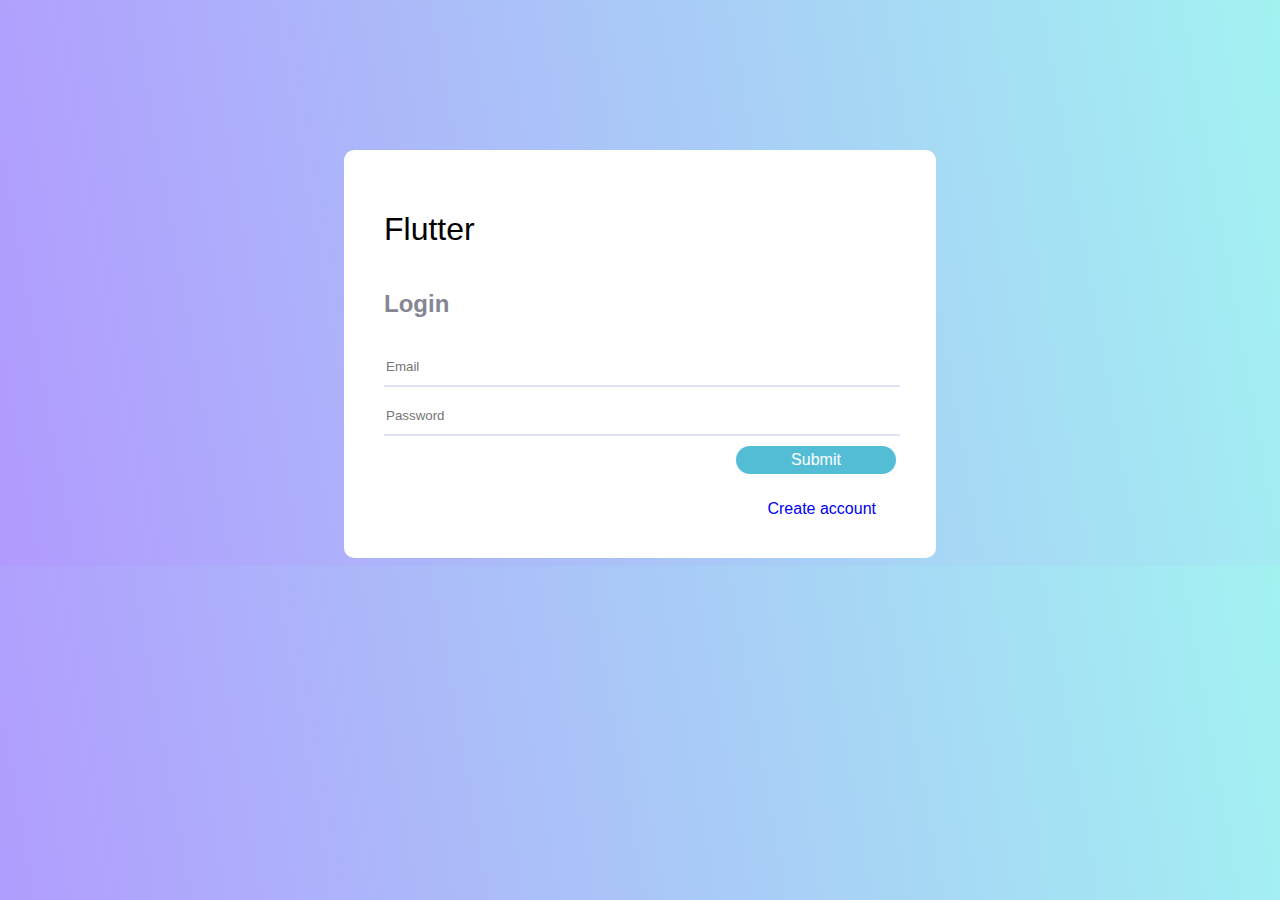
<file: Homework1/src/index.html>
<!DOCTYPE html>
<html lang="en">
<head>
    <meta charset="UTF-8">
    <title>Login</title>

    <link rel="stylesheet" href="style1-2.css" >
</head>
<body>
<div class="content">
<div class="login-form">
    <h1 class="h1">Flutter</h1>
    <h2 class="h2">Login</h2>
    <div class="form-group">
        <input placeholder="Email" required="required" class="form-control"/>
    </div>
    <div class="form-group">
        <input placeholder="Password" id="password" type="password" required="required" class="form-control"/>
        <button type="submit"  class="btn">Submit</button><br><br><br>
        <a href="index2.html" class="create-account">Create account</a>
    </div>
</div>
</div>
</body>
</html>
</file>
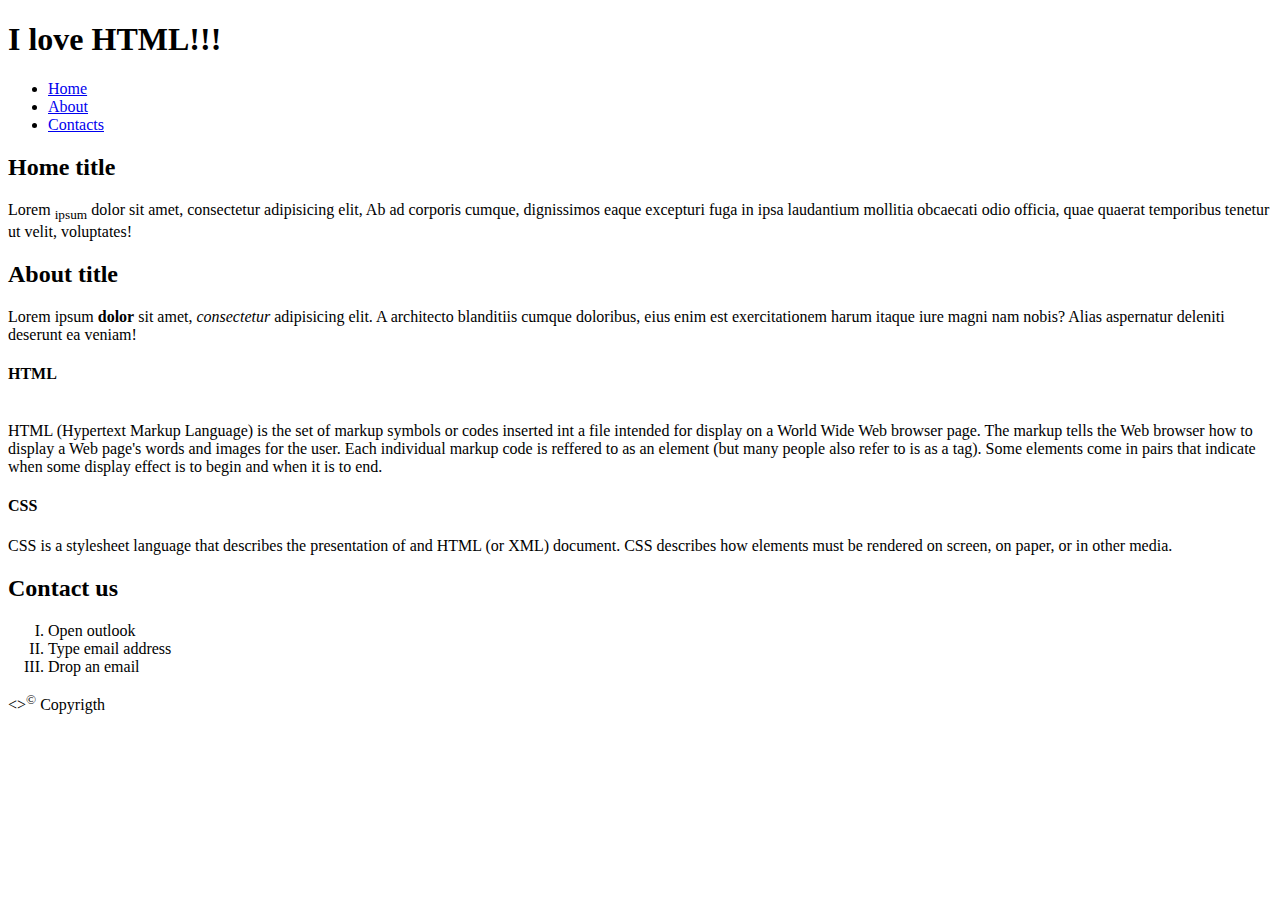
<file: Exercises1/Exercise1.html>
<!DOCTYPE html>
<html lang="en">
<head>
    <meta charset="UTF-8">
    <title>I love HTML!!!</title>
</head>
<body>
<section>
    <h1>I love HTML!!!</h1>
    <nav>
        <ul>
            <li><a href="url">Home</a></li>
            <li><a href="url">About</a></li>
            <li><a href="url">Contacts</a></li>
        </ul>
    </nav>
    <div>
        <h2>Home title</h2>
        <p>Lorem <sub>ipsum</sub> dolor sit amet, consectetur adipisicing elit, Ab ad corporis cumque, dignissimos eaque excepturi fuga in ipsa laudantium mollitia obcaecati odio officia, quae quaerat temporibus tenetur ut velit, voluptates!</p>
    </div>

    <div>
        <h2>About title</h2>
        <p> Lorem ipsum <strong>dolor</strong> sit amet, <i>consectetur</i> adipisicing elit. A architecto blanditiis cumque doloribus, eius enim est exercitationem harum itaque iure magni nam nobis? Alias aspernatur deleniti deserunt ea veniam!</p>
    </div>

    <div>
        <h4>HTML</h4>
        <p> <br>HTML (Hypertext Markup Language) is the set of markup symbols or codes inserted int a file intended for display on a World Wide Web browser page. The markup tells the Web browser how to display a Web page's words and
            images for the user. Each individual markup code is reffered to as an element (but many people also refer to is as a tag). Some elements come in pairs that indicate when some display effect is to begin and when it is to end.</br></p>
    </div>

    <div>
        <h4>CSS</h4>
        <p> CSS is a stylesheet language that describes the presentation of and HTML (or XML) document. CSS describes how elements must be rendered on screen, on paper, or in other media.</p>
    </div>

    <div>
        <h2>Contact us</h2>
        <ol type="I">
            <li>Open outlook</li>
            <li>Type email address</li>
            <li>Drop an email</li>
        </ol>
    </div>
    <footer>
        <p><><sup>&copy</sup> Copyrigth</p>
    </footer>


</section>
</body>
</html>
</file>
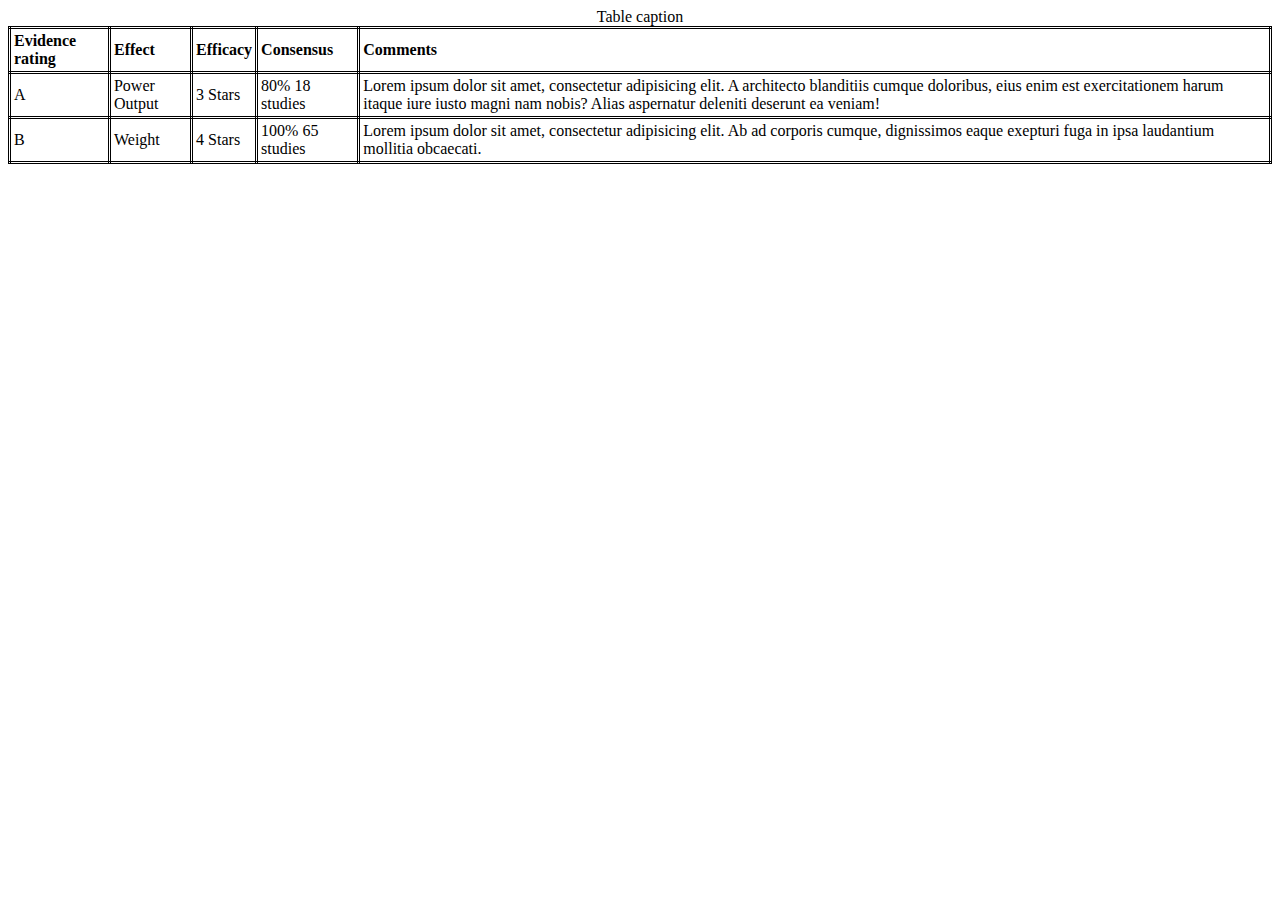
<file: Exercises1/Exercise2.html>
<!DOCTYPE html>
<html lang="en">
<head>
    <meta charset="UTF-8">
    <title>Table</title>
</head>
<body>
<style>
    table,th,td {
        border: double black;
        border-collapse: collapse;

    }
    th, td {
        padding: 3px;
        text-align: left;
    }
</style>

<table>
    <caption>Table caption</caption>

    <thead>
    <th>Evidence rating</th>
    <th>Effect</th>
    <th>Efficacy</th>
    <th>Consensus</th>
    <th>Comments</th>
    </thead>

    <tbody>
    <tr>
        <td>A</td>
        <td>Power Output</td>
        <td>3 Stars</td>
        <td>80% 18 studies</td>
        <td>Lorem ipsum dolor sit amet, consectetur adipisicing elit. A architecto blanditiis cumque doloribus, eius enim est exercitationem harum itaque iure iusto magni nam nobis? Alias aspernatur deleniti deserunt ea veniam!</td>
    </tr>

    <tr>
        <td>B</td>
        <td>Weight</td>
        <td>4 Stars</td>
        <td>100% 65 studies</td>
        <td>Lorem ipsum dolor sit amet, consectetur adipisicing elit. Ab ad corporis cumque, dignissimos eaque exepturi fuga in ipsa laudantium mollitia obcaecati.</td>
    </tr>
    </tbody>
</table>

</body>
</html>
</file>
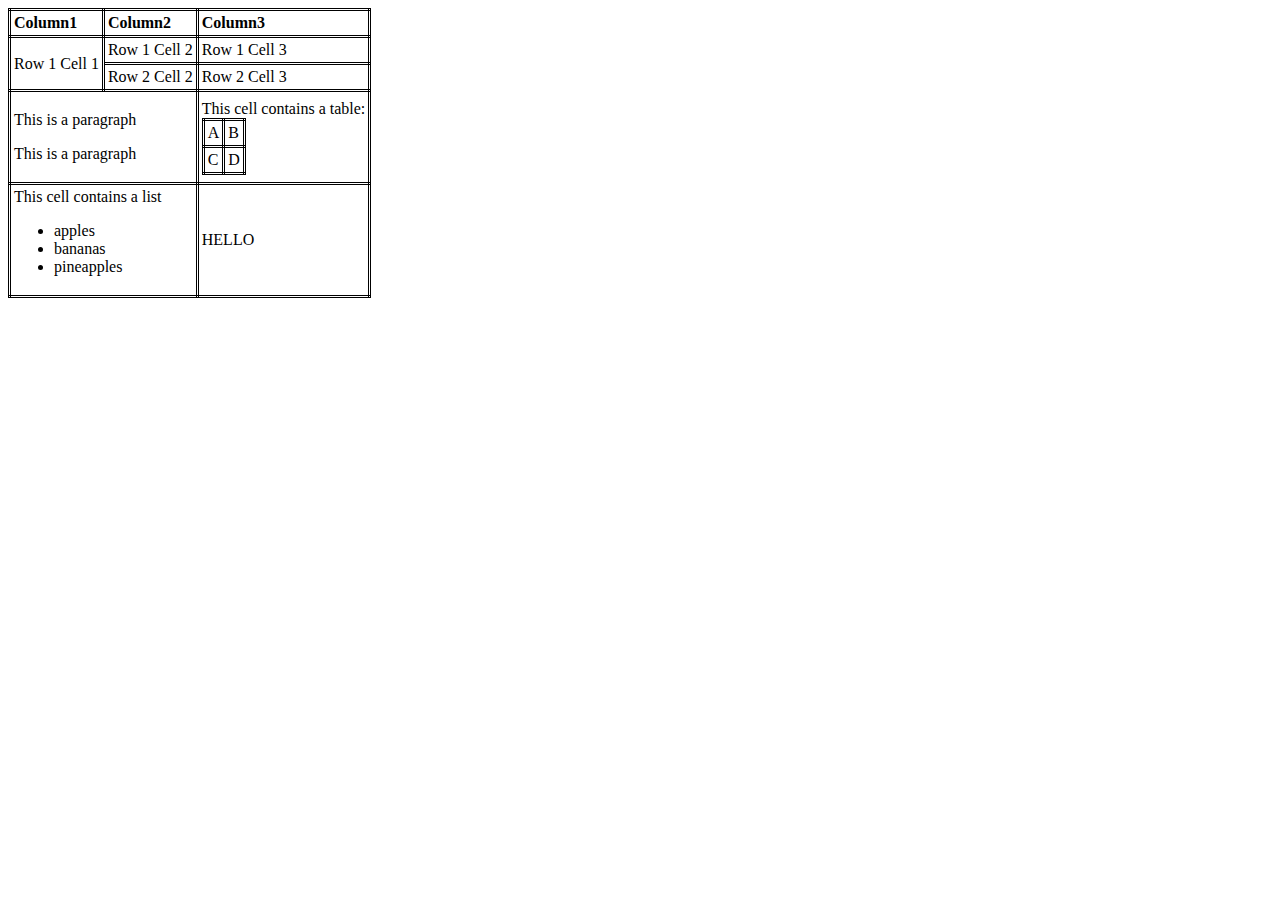
<file: Exercises1/Exercise3.html>
<!DOCTYPE html>
<html lang="en">
<head>
    <meta charset="UTF-8">
    <title>Table</title>
</head>
<body>
<style>
    table,th,td {
        border: double black;
        border-collapse: collapse;

    }
    th, td {
        padding: 3px;
        text-align: left;
    }
</style>

<table>

    <tr>
        <th>Column1</th>
        <th>Column2</th>
        <th>Column3</th>
    </tr>

    <tr>
        <td rowspan="2"> Row 1 Cell 1</td>
        <td>Row 1 Cell 2</td>
        <td>Row 1 Cell 3</td>
    </tr>

    <tr>
        <td>Row 2 Cell 2</td>
        <td>Row 2 Cell 3</td>
    </tr>

    <tr>
        <td colspan="2">
            <p>This is a paragraph</p> <p>This is a paragraph</p>
        </td>
        <td>
            This cell contains a table:
            <table>
                <tr>
                    <td>A</td>
                    <td>B</td>
                </tr>
                <tr>
                    <td>C</td>
                    <td>D</td>
                </tr>
            </table>
        </td>
    </tr>

    <tr>
        <td colspan="2">
            This cell contains a list
            <ul>
                <li>apples</li>
                <li>bananas</li>
                <li>pineapples</li>
            </ul>
        </td>

        <td>
            HELLO
        </td>
    </tr>

</table>

</body>
</html>
</file>
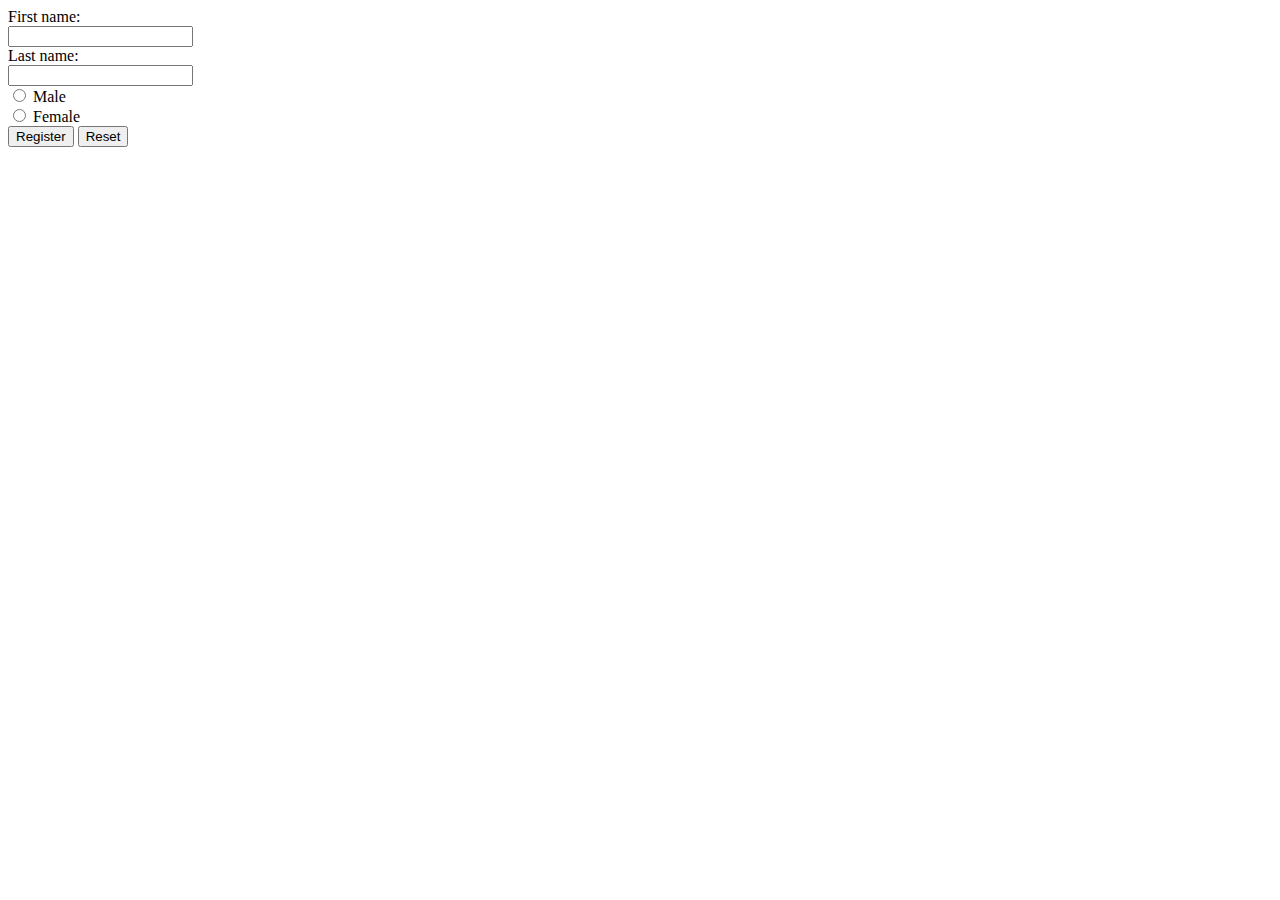
<file: Exercises1/Exercise4.html>
<!DOCTYPE html>
<html lang="en">
<head>
    <meta charset="UTF-8">
</head>
<body>

<form>
    <label for="name">First name:</label><br>
    <input type="text" id="name" name="name"><br>
    <label for="surname">Last name:</label><br>
    <input type="text" id="surname" name="surname"><br>
    <input type="radio" id="male" name="gender" value="male">
    <label for="male">Male</label><br>
    <input type="radio" id="female" name="gender" value="female">
    <label for="female">Female</label><br>
    <button type="submit">Register</button>
    <button type="reset">Reset</button>
</form>

</body>
</html>
</file>
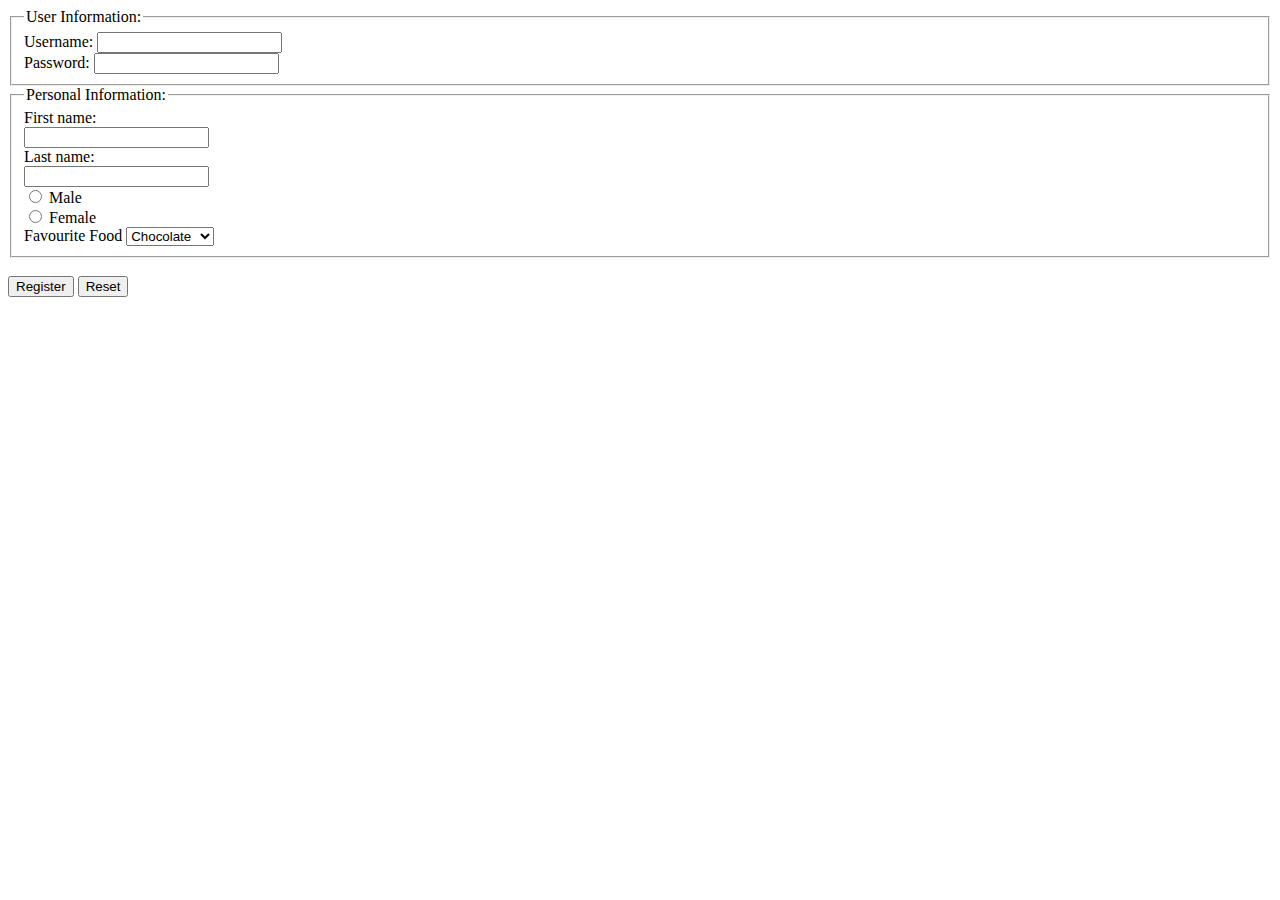
<file: Exercises1/Exercise5.html>
<!DOCTYPE html>
<html lang="en">
<head>
    <meta charset="UTF-8">
</head>
<body>

<fieldset>
        <legend>User Information:</legend>
        <label for="username">Username:</label>
        <input type="text" id="username" name="username"><br>
        <label for="password">Password:</label>
        <input type="password" id="password" name="password"><br>
</fieldset>

<fieldset>
    <legend>Personal Information:</legend>
    <label for="fname">First name:</label><br>
    <input type="text" id="fname" name="fname"><br>
    <label for="lname">Last name:</label><br>
    <input type="text" id="lname" name="lname"><br>
    <input type="radio" id="male" name="gender" value="male">
    <label for="male">Male</label><br>
    <input type="radio" id="female" name="gender" value="female">
    <label for="female">Female</label><br>
    <label for="food">Favourite Food</label>
    <select name="food" id="food">
        <option value="chocolate">Chocolate</option>
        <option value="french fries">french fries</option>
        <option value="meatballs">meatballs</option>
    </select><br>
</fieldset><br>

<div>
    <button type="submit">Register</button>
    <button type="reset">Reset</button>
</div>

</body>
</html>
</file>
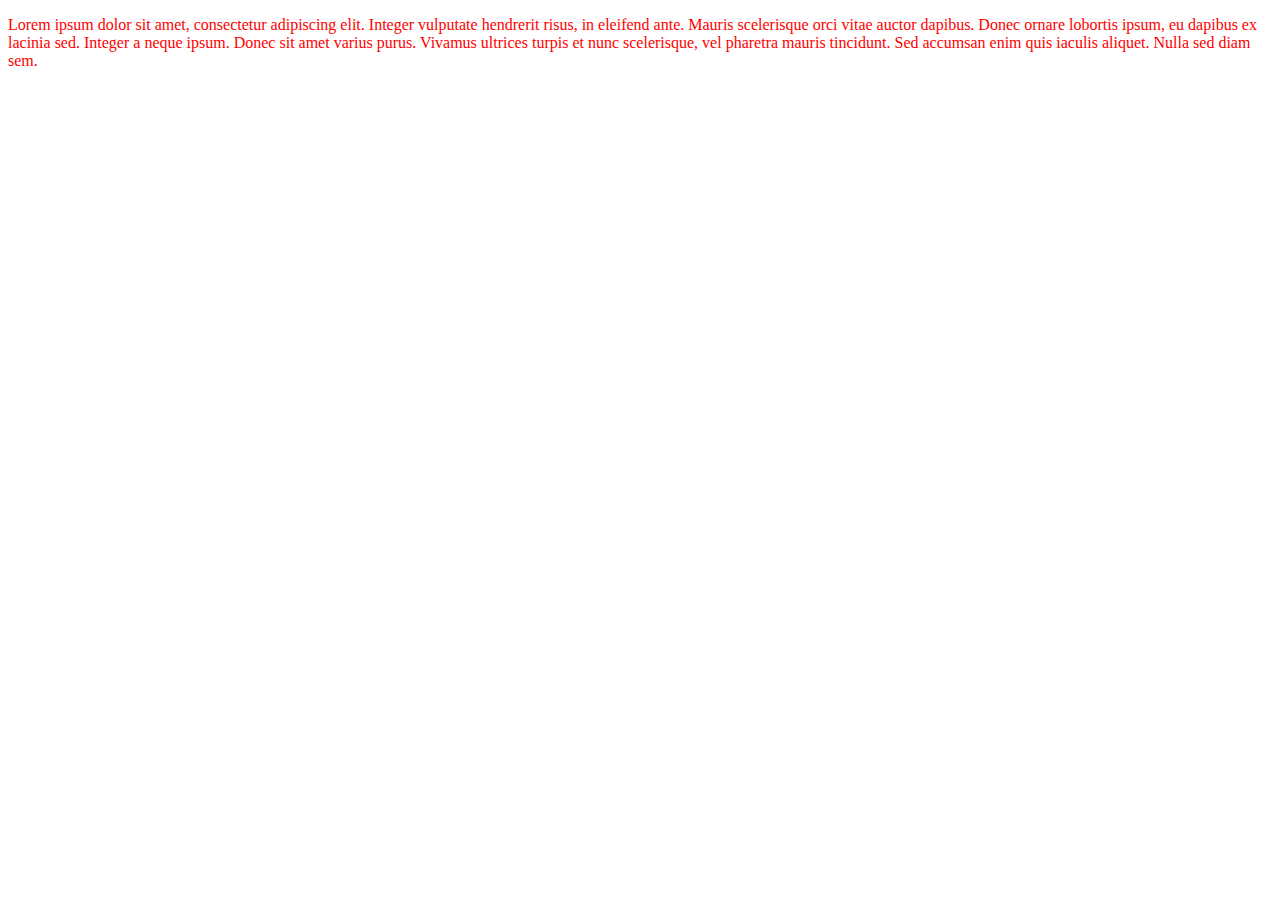
<file: Exercises2/Exercise1/index-embed.html>
<!DOCTYPE html>
<html lang="en">
<head>
    <meta charset="UTF-8">
    <title>Title</title>
</head>
<style>
    p{color:red;}
</style>
<body>
<p>Lorem ipsum dolor sit amet, consectetur adipiscing elit. Integer vulputate hendrerit risus, in eleifend ante. Mauris scelerisque orci vitae auctor dapibus. Donec ornare lobortis ipsum, eu dapibus ex lacinia sed. Integer a neque ipsum. Donec sit amet varius purus. Vivamus ultrices turpis et nunc scelerisque, vel pharetra mauris tincidunt. Sed accumsan enim quis iaculis aliquet. Nulla sed diam sem.</p>
</body>
</html>
</file>
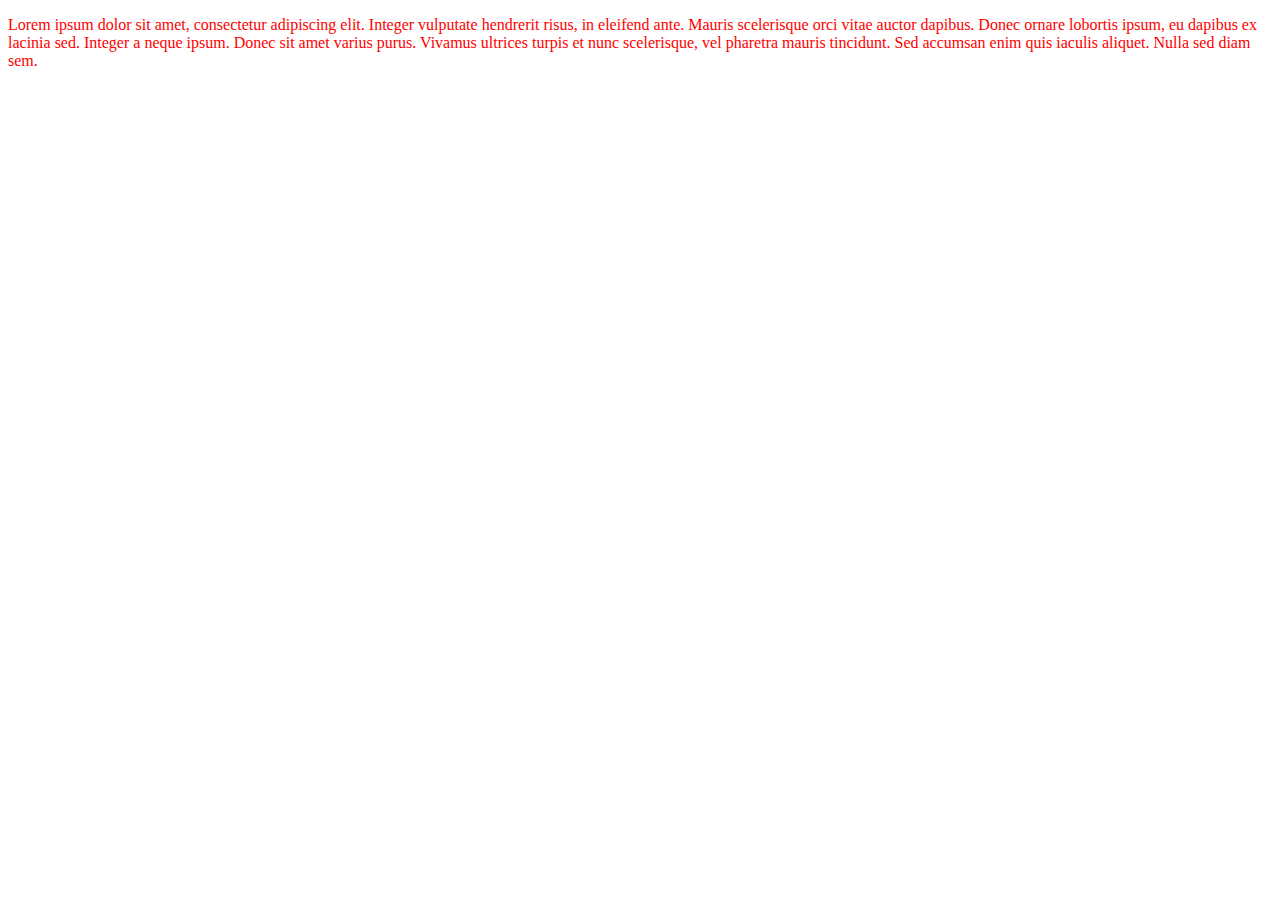
<file: Exercises2/Exercise1/index-inline.html>
<!DOCTYPE html>
<html lang="en">
<head>
    <meta charset="UTF-8">
    <title>Title</title>
</head>
<body>
<p style="color:red">Lorem ipsum dolor sit amet, consectetur adipiscing elit. Integer vulputate hendrerit risus, in eleifend ante. Mauris scelerisque orci vitae auctor dapibus. Donec ornare lobortis ipsum, eu dapibus ex lacinia sed. Integer a neque ipsum. Donec sit amet varius purus. Vivamus ultrices turpis et nunc scelerisque, vel pharetra mauris tincidunt. Sed accumsan enim quis iaculis aliquet. Nulla sed diam sem.</p>
</body>
</html>
</file>
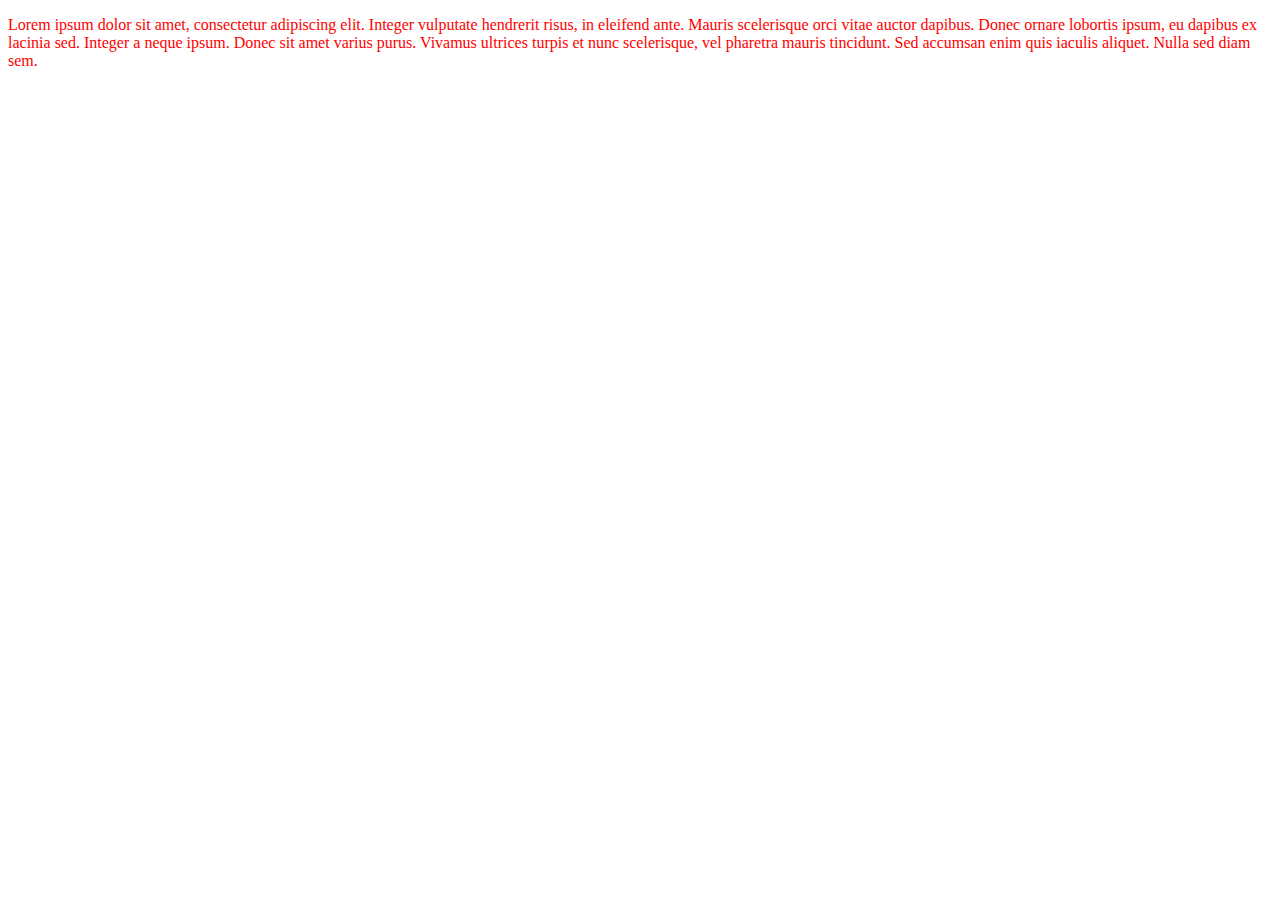
<file: Exercises2/Exercise1/index-link.html>
<!DOCTYPE html>
<html lang="en">
<head>
    <meta charset="UTF-8">
    <title>Title</title>
    <link rel="stylesheet" href="style.css">
</head>
<body>
<p>Lorem ipsum dolor sit amet, consectetur adipiscing elit. Integer vulputate hendrerit risus, in eleifend ante. Mauris scelerisque orci vitae auctor dapibus. Donec ornare lobortis ipsum, eu dapibus ex lacinia sed. Integer a neque ipsum. Donec sit amet varius purus. Vivamus ultrices turpis et nunc scelerisque, vel pharetra mauris tincidunt. Sed accumsan enim quis iaculis aliquet. Nulla sed diam sem.</p>
</body>
</html>
</file>
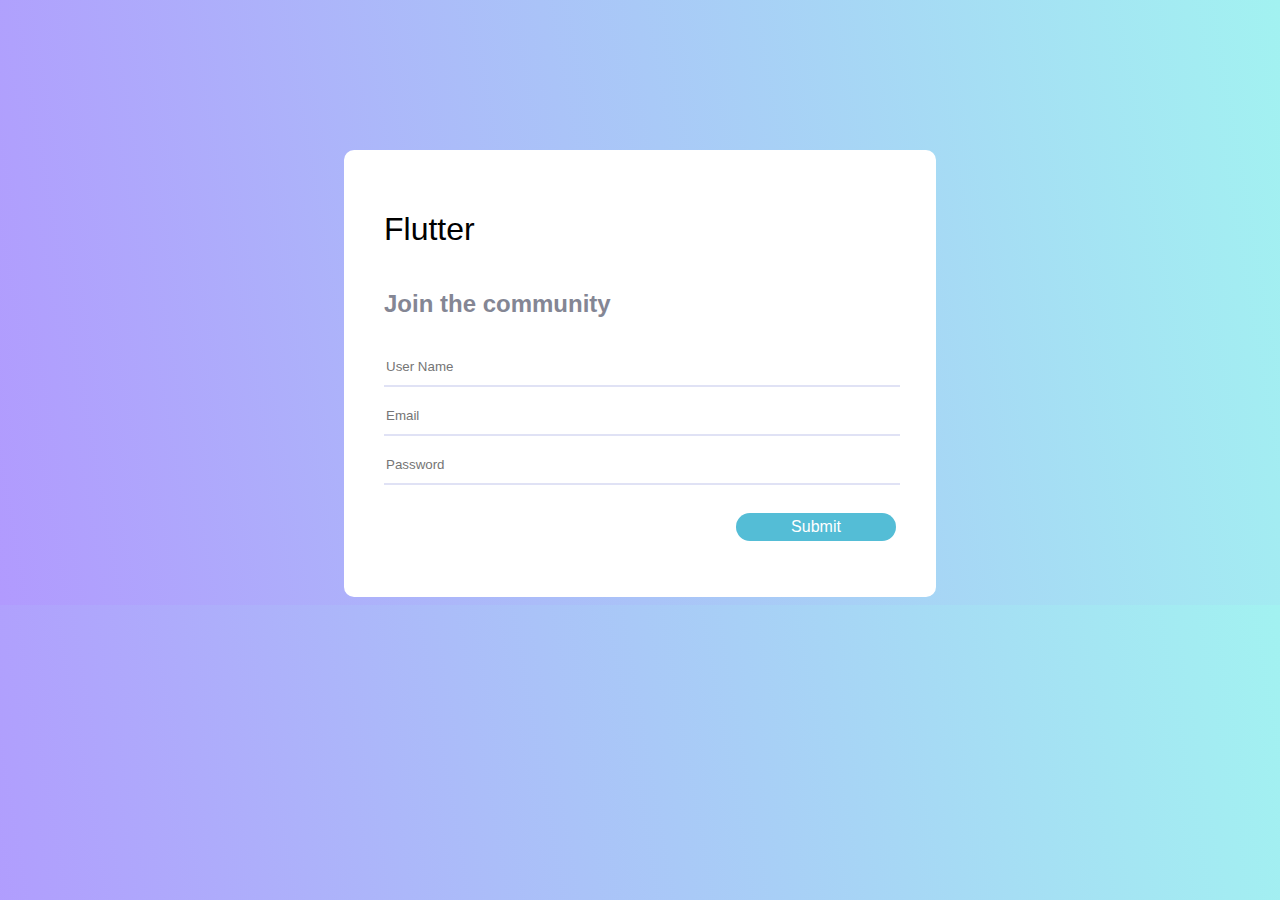
<file: Homework1/src/index2.html>
<!DOCTYPE html>
<html lang="en">
<head>
    <meta charset="UTF-8">
    <title>Join</title>
    <link rel="stylesheet" href="style1-2.css" >
</head>
<body>
<div class="content">
<div class="login-form">
    <h1 class="h1">Flutter</h1>
    <h2 class="h2">Join the community</h2>

    <div class="form-group">
        <input placeholder="User Name" required="required" class="form-control"/>
    </div>
    <div class="form-group">
        <input placeholder="Email" required="required" class="form-control"/>
    </div>
    <div class="form-group">
        <input placeholder="Password" id="password" type="password" required="required" class="form-control"/><br><br>
        <button type="button"  class="btn">Submit</button><br><br><br>

    </div>
</div>
</div>

</body>
</html>
</file>
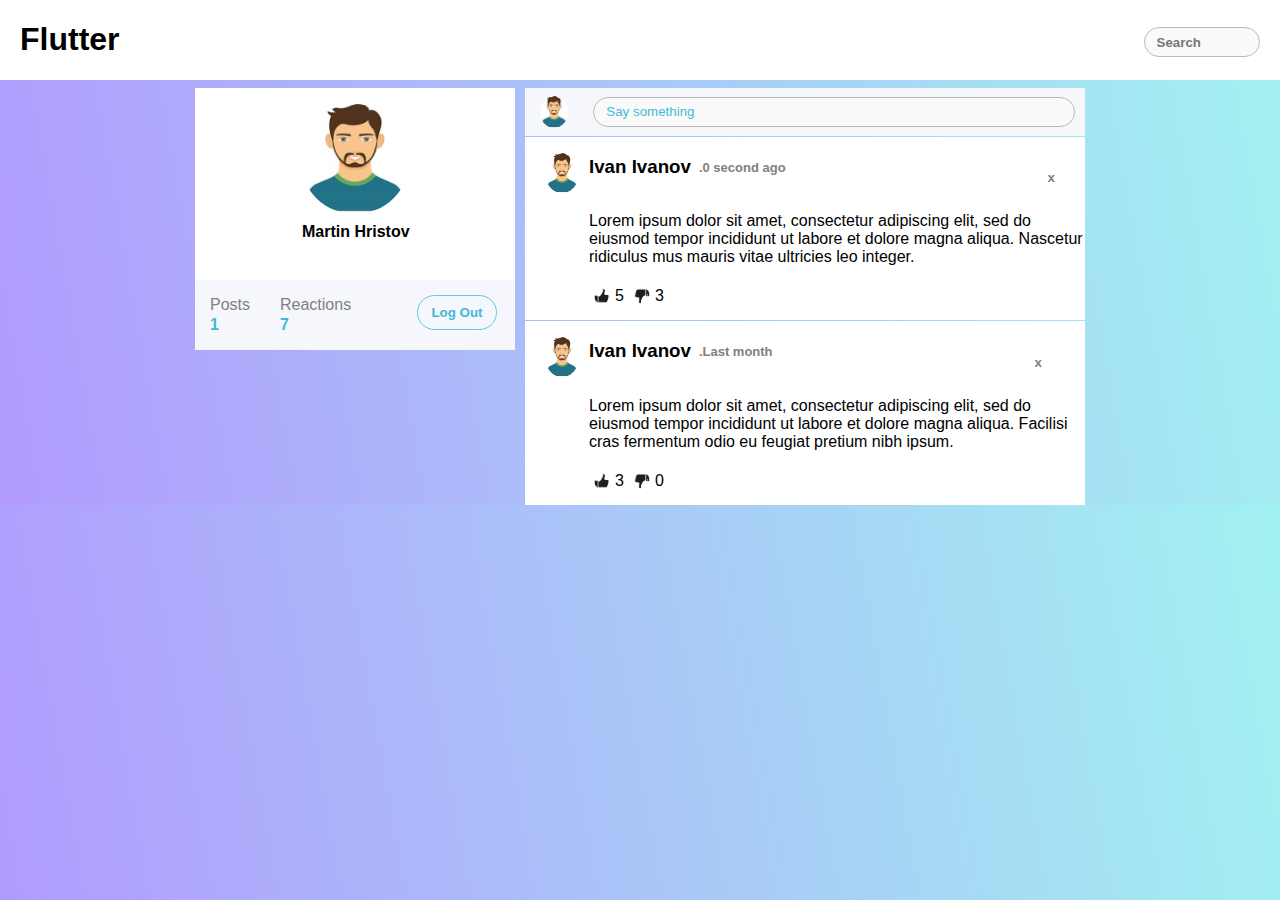
<file: Homework1/src/index3.html>
<!DOCTYPE html>
<html lang="en">
<head>
    <meta charset="UTF-8">
    <title>Title</title>
    <link rel="stylesheet" href="style3.css" >
</head>
<body>
<header class="main-header">
    <h1 class="h1">Flutter</h1>
    <input placeholder="Search" class="search-field" />
</header>

        <div class="main-content">

            <div class="account">

                <div class="avatar">
                        <figure>
                            <img class="avatar-image" src="icons/avatar-icon.png" alt="avatar">
                            <p class="avatar-name">Martin Hristov</p>
                        </figure>
                </div>

                <div class="activity">
                    <div class="info">
                        <div class="posts">
                            <p class="labels">Posts</p>
                            <p class="count">1</p>
                        </div>
                        <div class="reactions">
                            <p class="labels">Reactions</p>
                            <p class="count">7</p>
                        </div>
                    </div>

                    <button class="logout-button">Log Out</button>
                </div>

            </div>


            <div class="post-container">

                <div class="write-post">
                    <img class="write-post-image" src="icons/avatar-icon.png" alt="avatar">
                    <input class="say-something" type="text" placeholder="Say something">
                </div>

                <div class="post">
                    <img  class="post-image" src="icons/avatar-icon.png" alt="avatar">
                    <div class="post-content">
                        <div class="name">
                            <h3>Ivan Ivanov</h3>
                            <p class="time">.0 second ago</p>
                            <button class="delete">x</button>
                        </div>
                        <p class="text">Lorem ipsum dolor sit amet, consectetur adipiscing elit, sed do eiusmod tempor incididunt ut labore et dolore magna aliqua. Nascetur ridiculus mus mauris vitae ultricies leo integer.</p>
                        <div class="Thumbs">
                            <img class="thumbsUp" src="icons/Thumbsup.gif" alt="ThumbsUp">
                            <p class="likes">5</p>
                            <img class="thumbsDown" src="icons/Thumbsdown.gif" alt="ThumbsDown">
                            <p class="dislikes">3</p>
                        </div>
                    </div>
                </div>

                <div class="post">
                    <img  class="post-image" src="icons/avatar-icon.png" alt="avatar">
                    <div class="post-content">
                        <div class="name">
                            <h3>Ivan Ivanov</h3>
                            <p class="time">.Last month</p>
                            <button class="delete">x</button>
                        </div>
                        <p class="text">Lorem ipsum dolor sit amet, consectetur adipiscing elit, sed do eiusmod tempor incididunt ut labore et dolore magna aliqua. Facilisi cras fermentum odio eu feugiat pretium nibh ipsum.</p>
                        <div class="Thumbs">
                            <img class="thumbsUp" src="icons/Thumbsup.gif" alt="ThumbsUp">
                            <p class="likes">3</p>
                            <img class="thumbsDown" src="icons/Thumbsdown.gif" alt="ThumbsDown">
                            <p class="dislikes">0</p>
                        </div>
                    </div>
                </div>
            </div>
    </div>


</body>
</html>
</file>
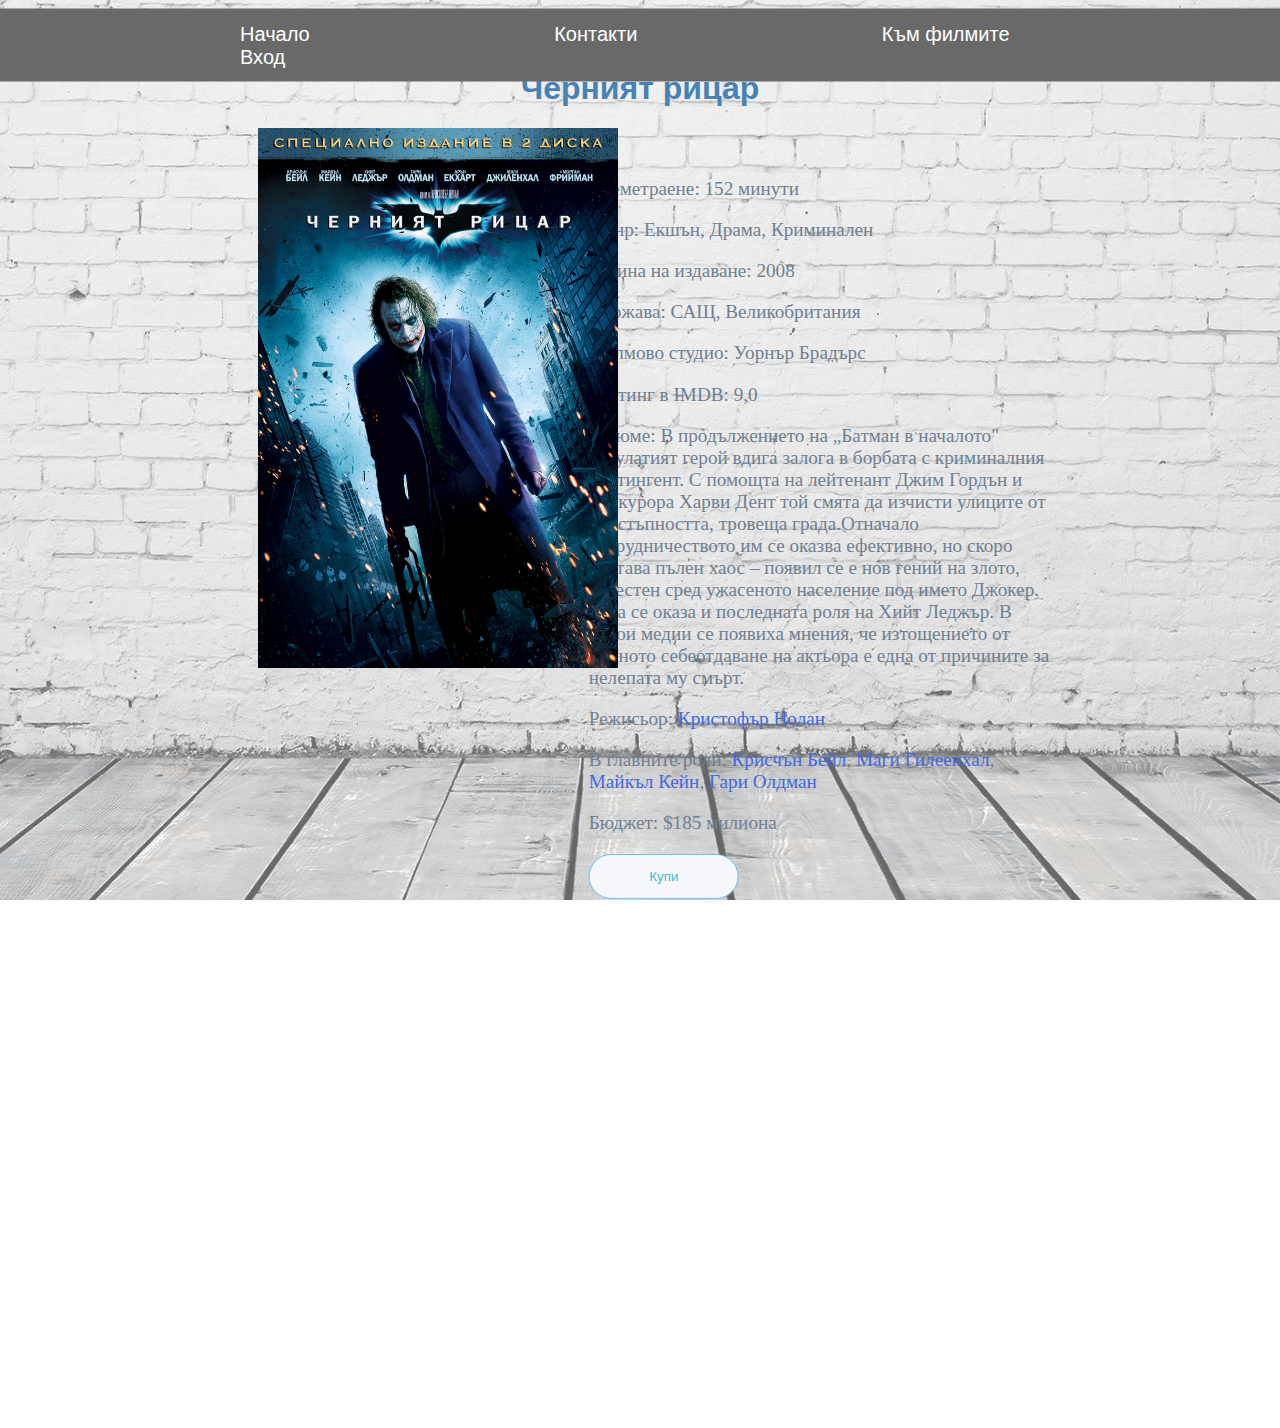
<file: Project/Project_71888_71846/src/blackKnight.html>
<!DOCTYPE html>
<html lang = "en">
    
<head>
    <title>Черният рицар</title>
    <meta charset = "UTF-8">
    <meta name="viewport" content="width=device-width,initial-scale=1,maximum-scale=1,user-scalable=no">
    <link href = "styleMovie.css" rel ="stylesheet" type = "text/css">
    <script type ="text/javascript" src = "changeImage.js"></script>
    
</head>
<body>
    <header>

        <nav class = "buttons">
            <a href = "website.html" class = "btns">Начало</a>
            <a href = "Contact.html" class = "btns">Контакти</a>
            <a href = "Movies.html" class = "btns">Към филмите</a>
            <a href = "Login.html" class = "btns">Вход</a>
        </nav>

    </header>

    <h1>Черният рицар</h1>
    <div class="movie">
        <p>Времетраене: 152 минути</p>
        <p>Жанр: Екшън, Драма, Криминален</p>
        <p>Година на издаване: 2008</p>
        <p>Държава: САЩ, Великобритания</p>
        <p>Филмово студио: Уорнър Брадърс</p>
        <p>Рейтинг в IMDB: 9,0</p>
        <p>Резюме: В продължението на „Батман в началото" качулатият герой вдига залога в борбата с криминалния контингент. С помощта на лейтенант Джим Гордън и прокурора
            Харви Дент той смята да изчисти улиците от престъпността, тровеща града.Отначало сътрудничеството им се оказва ефективно, но скоро настава пълен хаос –
            появил се е нов гений на злото, известен сред ужасеното население под името Джокер. Това се оказа и последната роля на Хийт Леджър. В някои медии се появиха мнения,
            че изтощението от пълното себеотдаване на актьора е една от причините за нелепата му смърт.</p>
        <p>Режисьор: <a href="https://bg.wikipedia.org/wiki/%D0%9A%D1%80%D0%B8%D1%81%D1%82%D0%BE%D1%84%D1%8A%D1%80_%D0%9D%D0%BE%D0%BB%D0%B0%D0%BD">Кристофър Нолан</a></p>
        <p>В главните роли: <a href="https://bg.wikipedia.org/wiki/%D0%9A%D1%80%D0%B8%D1%81%D1%87%D1%8A%D0%BD_%D0%91%D0%B5%D0%B9%D0%BB">Крисчън Бейл</a>,
            <a href="https://bg.odkurzacze.info/2045-maggie-gyllenhaal-biography-news-photo.html">Маги Гилеенхал</a>,
            <a href="https://bg.wikipedia.org/wiki/%D0%9C%D0%B0%D0%B9%D0%BA%D1%8A%D0%BB_%D0%9A%D0%B5%D0%B9%D0%BD">Майкъл Кейн</a>,
            <a href="https://bg.wikipedia.org/wiki/%D0%93%D0%B0%D1%80%D0%B8_%D0%9E%D0%BB%D0%B4%D0%BC%D0%B0%D0%BD">Гари Олдман</a></p>
        <p>Бюджет: $185 милиона</p>
        <input type="button" id="rent" value="Купи" onclick="btnClicked()">
    </div>

    <img src="images/blackKnight.jpg" alt="Черният рицар" id="albumCover">


    <div class="container">
        <iframe width="560" height="315" src="https://www.youtube.com/embed/EXeTwQWrcwY" frameborder="0"
                allow="accelerometer; autoplay; clipboard-write; encrypted-media; gyroscope; picture-in-picture"
                allowfullscreen>
        </iframe>
    </div>
    


</body>
</html>
</file>
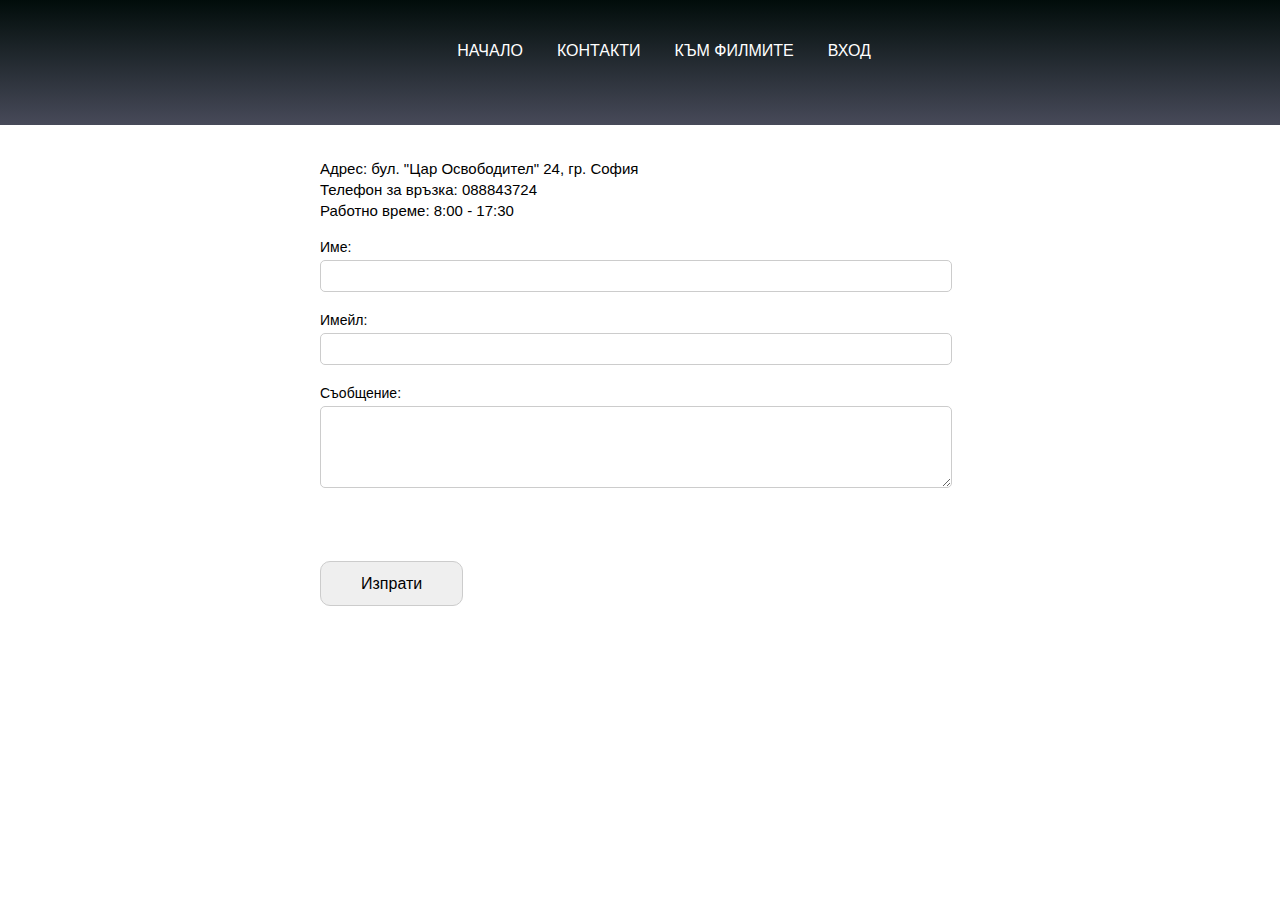
<file: Project/Project_71888_71846/src/Contact.html>
<!DOCTYPE html>
<html>
<head>
    <link rel="stylesheet" href="Contact.css">
    <meta charset="utf-8">
    <meta name="viewport" content="width=device-width, initial-scale=1.0">
    <title>Contacts</title>
</head>

<body>
<div id="page-container">
    <header>
        <div class="container">
            <nav class="navNav">
                <ul>
                    <li><a href="website.html">Начало</a></li>
                    <li><a href="Contact.html">Контакти</a></li>
                    <li><a href="Movies.html">Към филмите</a></li>
                    <li><a href="Login.html">Вход</a></li>
                </ul>
            </nav>
        </div>
    </header>

    <section id="content">
        <section class="contact">
            <div class="contact__text">
                <div class="container-contact">
                    <ul class="contact__text__list">
                        <li class="contact__text__list_item">
                            <span class="contact__text__list__title">Адрес: </span>
                            <span>бул. "Цар Освободител" 24, гр. София</span>
                        </li>
                        <li class="contact__text__list_item">
                            <span class="contact__text__list__title">Телефон за връзка: </span>
                            <span>088843724</span>
                        </li>
                        <li class="contact__text__list_item">
                            <span class="contact__text__list__title">Работно време: </span>
                            <span>8:00 - 17:30</span>
                        </li>
                    </ul>
                </div>

                <form method="POST">
                        <ul class="form-grid">
                            <li>
                                <label for="first-name">Име: </label>
                                <input type="text" id="first-name" name="first-name" required/>
                            </li>
                            <li>
                                <label for="email">Имейл: </label>
                                <input type="email" id="email" name="email" required/>
                            </li>
                            <li>
                                <label for="message">Съобщение: </label>
                                <textarea id="message" name="message"></textarea>
                            </li>
                            <li>
                                <button type="submit" class="btn">Изпрати</button>
                            </li>
                        </ul>
                </form>
            </div>
        </section>
    </section>

</div>

</body>

</html>
</file>
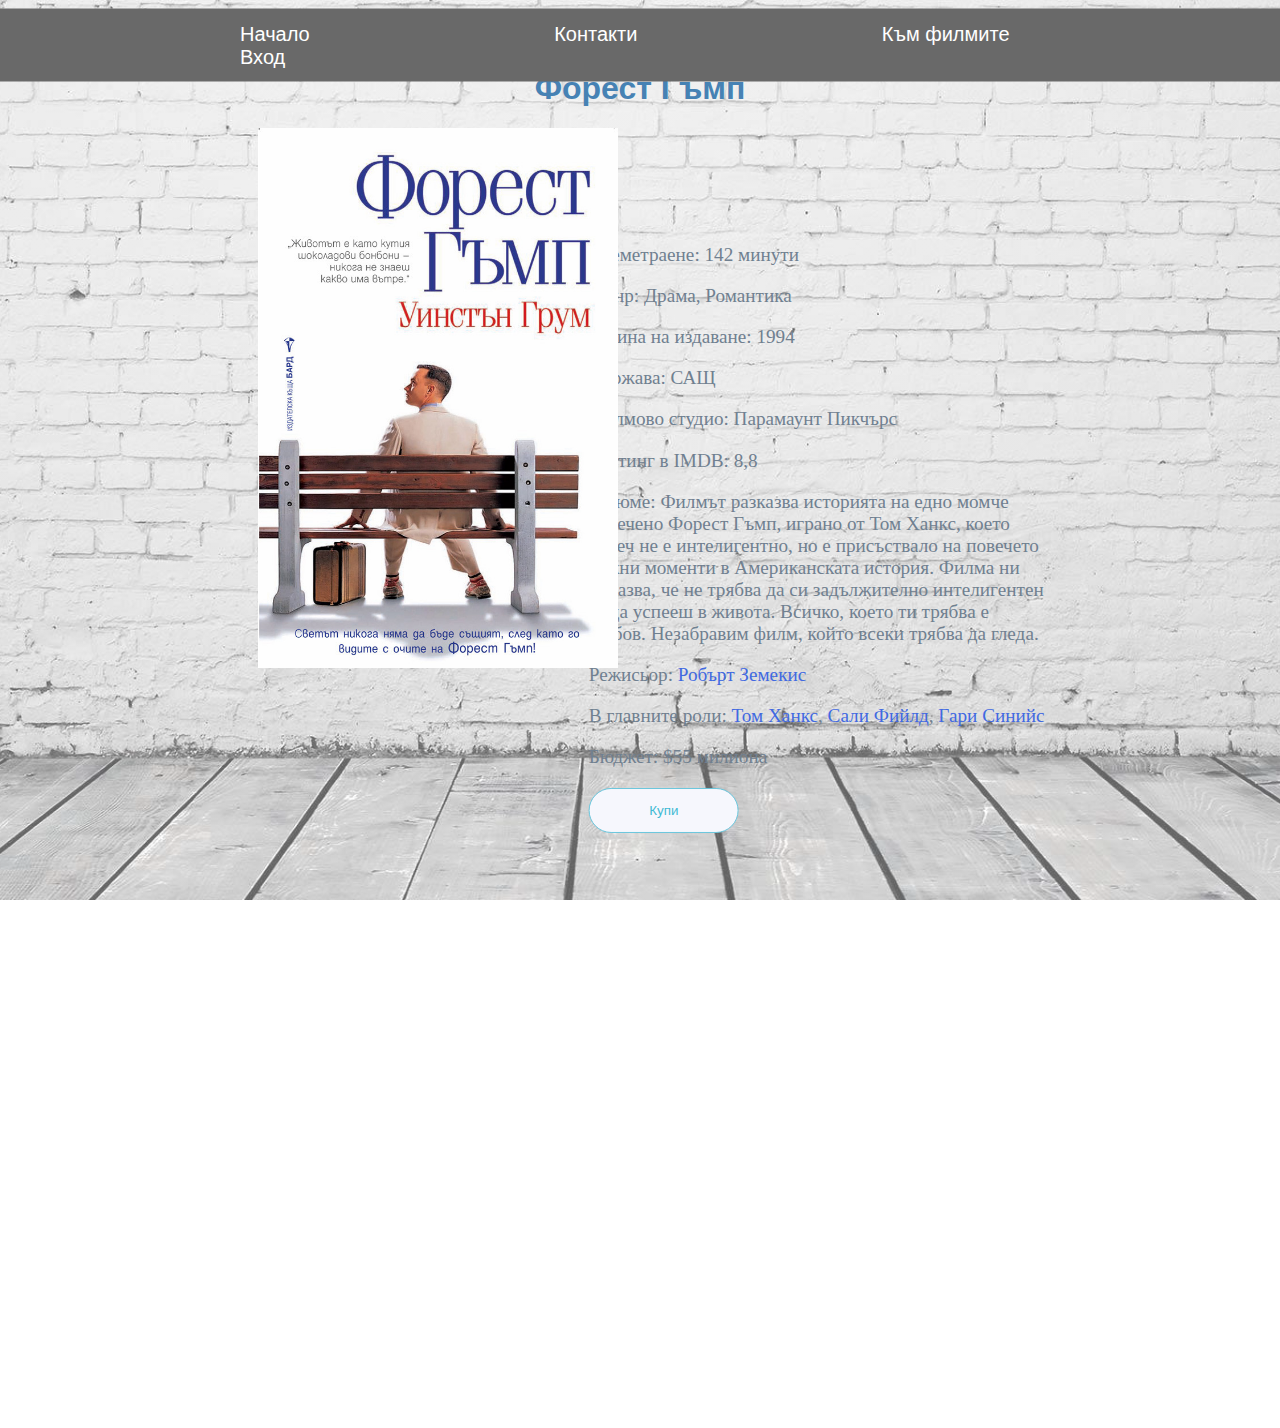
<file: Project/Project_71888_71846/src/forestGump.html>
<!DOCTYPE html>
<html lang = "en">
    
<head>
    <title>Форест Гъмп</title>
    <meta charset = "UTF-8">
    <meta name="viewport" content="width=device-width,initial-scale=1,maximum-scale=1,user-scalable=no">
    <link href = "styleMovie.css" rel ="stylesheet" type = "text/css">
    <script type ="text/javascript" src = "changeImage.js"></script>
    
</head>
<body>
    <header>

        <nav class = "buttons">
            <a href = "website.html" class = "btns">Начало</a>
            <a href = "Contact.html" class = "btns">Контакти</a>
            <a href = "Movies.html" class = "btns">Към филмите</a>
            <a href = "Login.html" class = "btns">Вход</a>
        </nav>

    </header>

        <h1>Форест Гъмп</h1>
        <div class="movie">
            <p>Времетраене: 142 минути</p>
            <p>Жанр: Драма, Романтика</p>
            <p>Година на издаване: 1994</p>
            <p>Държава: САЩ</p>
            <p>Филмово студио: Парамаунт Пикчърс</p>
            <p>Рейтинг в IMDB: 8,8</p>
            <p>Резюме: Филмът разказва историята на едно момче наречено Форест Гъмп, играно от Том Ханкс, което далеч не е интелигентно, но е присъствало на повечето важни моменти в
                Американската история. Филма ни показва, че не трябва да си задължително интелигентен за да успееш в живота. Всичко, което ти трябва е любов. Незабравим филм,
                който всеки трябва да гледа.</p>
            <p>Режисьор: <a href="https://bg.wikipedia.org/wiki/%D0%A0%D0%BE%D0%B1%D1%8A%D1%80%D1%82_%D0%97%D0%B5%D0%BC%D0%B5%D0%BA%D0%B8%D1%81">Робърт Земекис</a></p>
            <p>В главните роли: <a href="https://bg.wikipedia.org/wiki/%D0%A2%D0%BE%D0%BC_%D0%A5%D0%B0%D0%BD%D0%BA%D1%81">Том Ханкс</a>,
                <a href="https://bg.wikipedia.org/wiki/%D0%A1%D0%B0%D0%BB%D0%B8_%D0%A4%D0%B8%D0%B9%D0%BB%D0%B4">Сали Фийлд</a>,
                <a href="https://bg.wikipedia.org/wiki/%D0%93%D0%B0%D1%80%D0%B8_%D0%A1%D0%B8%D0%BD%D0%B8%D0%B9%D1%81">Гари Синийс</a></p>
            <p>Бюджет: $55 милиона</p>
            <input type="button" id="rent" value="Купи" onclick="btnClicked()">
        </div>

    <img src="images/forestGump.jpg" alt="Форест Гъмп" id="albumCover">


    <div class="container">
        <iframe width="400" height="300" src="https://www.youtube.com/embed/bLvqoHBptjg" frameborder="0" allow="accelerometer; autoplay; clipboard-write; encrypted-media; gyroscope; picture-in-picture" allowfullscreen></iframe>
    </div>
    

</body>
</html>
</file>
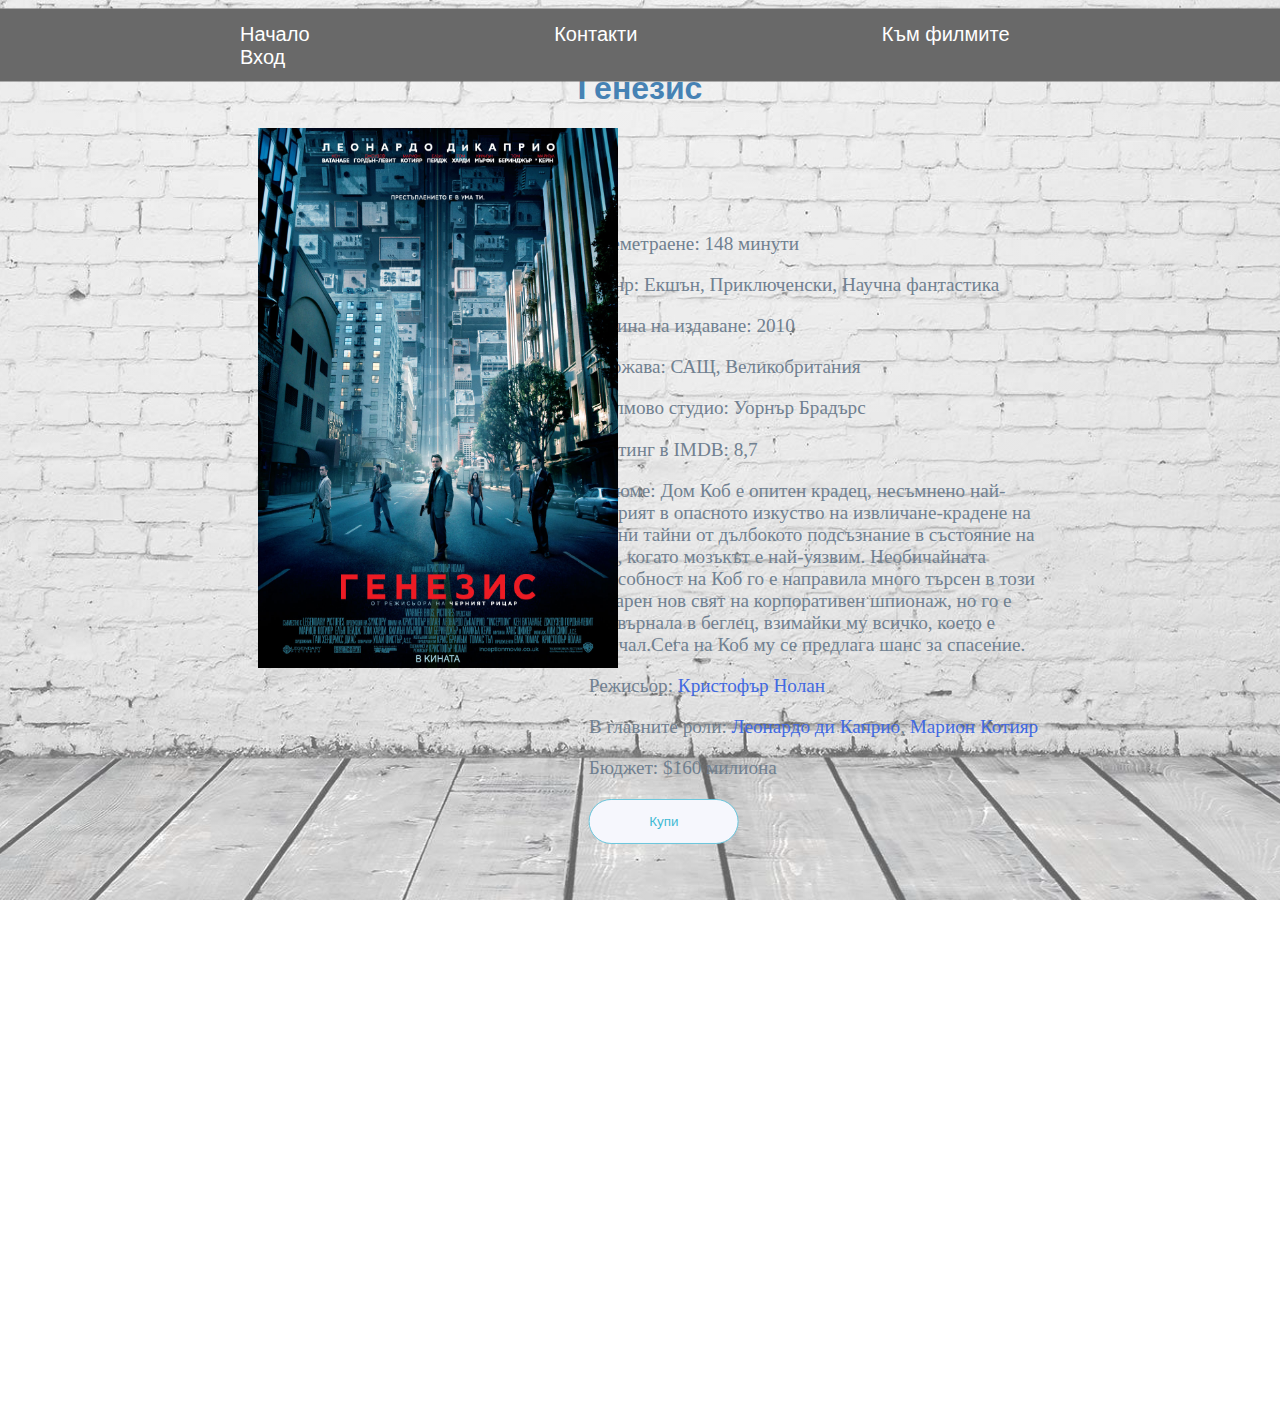
<file: Project/Project_71888_71846/src/genezis.html>
<!DOCTYPE html>
<html lang = "en">
    
<head>
    <title>Генезис</title>
    <meta charset = "UTF-8">
    <meta name="viewport" content="width=device-width,initial-scale=1,maximum-scale=1,user-scalable=no">
    <link href = "styleMovie.css" rel ="stylesheet" type = "text/css">
    <script type ="text/javascript" src = "changeImage.js"></script>
    
</head>
<body>
    <header>

        <nav class = "buttons">
            <a href = "website.html" class = "btns">Начало</a>
            <a href = "Contact.html" class = "btns">Контакти</a>
            <a href = "Movies.html" class = "btns">Към филмите</a>
            <a href = "Login.html" class = "btns">Вход</a>
        </nav>

    </header>

        <h1>Генезис</h1>
        <div class="movie">
            <p>Времетраене: 148 минути</p>
            <p>Жанр: Екшън, Приключенски, Научна фантастика</p>
            <p>Година на издаване: 2010</p>
            <p>Държава: САЩ, Великобритания</p>
            <p>Филмово студио: Уорнър Брадърс</p>
            <p>Рейтинг в IMDB: 8,7</p>
            <p>Резюме: Дом Коб е опитен крадец, несъмнено най-добрият в опасното изкуство на извличане-крадене на ценни тайни от дълбокото подсъзнание в състояние на сън,
                когато мозъкът е най-уязвим. Необичайната способност на Коб го е направила много търсен в този коварен нов свят на корпоративен шпионаж, но го е превърнала в беглец,
                взимайки му всичко, което е обичал.Сега на Коб му се предлага шанс за спасение.</p>
            <p>Режисьор: <a href="https://bg.wikipedia.org/wiki/%D0%9A%D1%80%D0%B8%D1%81%D1%82%D0%BE%D1%84%D1%8A%D1%80_%D0%9D%D0%BE%D0%BB%D0%B0%D0%BD">Кристофър Нолан</a></p>
            <p>В главните роли: <a href="https://bg.wikipedia.org/wiki/%D0%9B%D0%B5%D0%BE%D0%BD%D0%B0%D1%80%D0%B4%D0%BE_%D0%B4%D0%B8_%D0%9A%D0%B0%D0%BF%D1%80%D0%B8%D0%BE">Леонардо ди Каприо</a>,
                <a href="https://bg.wikipedia.org/wiki/%D0%9C%D0%B0%D1%80%D0%B8%D0%BE%D0%BD_%D0%9A%D0%BE%D1%82%D0%B8%D1%8F%D1%80">Марион Котияр</a></p>
            <p>Бюджет: $160 милиона</p>
            <input type="button" id="rent" value="Купи" onclick="btnClicked()">
        </div>

    <img src="images/genezis.jpg" alt="Генезис" id="albumCover">

    
    <div class="container">
        <iframe width="560" height="315" src="https://www.youtube.com/embed/YoHD9XEInc0" frameborder="0"
                allow="accelerometer; autoplay; clipboard-write; encrypted-media; gyroscope; picture-in-picture"
                allowfullscreen>
        </iframe>
    </div>
    

</body>
</html>
</file>
<file: Homework1/src/style1-2.css>
body{
    background: linear-gradient(-100deg, #A2F2F1 0%, #B19AFE 100%);
}
*{
    font-family: Helvetica, sans-serif;
}
.content{

    font-size:16px;
    max-width:32rem;
    width: 90%;
    background: white;
    display: flex;
    flex-direction: column;
    padding: 2.5rem;
    border-radius: 10px;
    margin:auto;
    margin-top: 150px;

}


.login-form{

    display: flex;
    flex-direction: column;
    justify-content: center;
    border: none;
}
.form-group{

    margin-top:10px;
}

.form-control{
    border-bottom:2px solid;
    border-bottom-color: rgb(224,226,245);
}

.form-control:hover{
    border-bottom-color: blue;
}

.form-label {
    font-size: 12px;
    color:rgb(144,144,144);
}

.h1{
    font-weight: normal;
}
.h2{
    color:#848694;
}

.btn{
    float:right;
    color:rgb(255,255,255);
    width:40%;
    background:rgb(84,189,214);
    border:none;
    border-radius: 100px;
    padding:5px 5px;
}
.create-account{
    float:right;
    text-decoration:none;
    margin-right: 10px;
}

.form-group{

    position: relative;
    margin-top:10px;
}

.form-label{
    position: absolute;
    top: 15px;
}

.form-control{
    width: 100%;
    position: relative;
    z-index: 3;
    height: 35px;
    background: none;
    border: none;
    border-bottom:2px solid;
    border-bottom-color: rgb(224,226,245);
}

.form-control:hover{
    border-bottom-color: blue;
}

.form-label {
    font-size: 12px;
    color:rgb(144,144,144);
}

.h1{
    font-weight: normal;
}
.h2{
    color:#848694;
}

.btn{
    font-size :16px;
    float:right;
    color:rgb(255,255,255);
    max-width: 10rem;
    background:rgb(84,189,214);
    border:none;
    margin-top: 10px;
    border-radius: 100px;

}
.create-account{
    float:right;
    margin-top: 10px;
    text-decoration:none;
    margin-right: 20px;

}

@media screen and (max-width: 890px) {
    .content {
        width: 80%;
    }
}
</file>
<file: Exercises2/Exercise1/style.css>
p{color:red;}
</file>
<file: Homework1/src/style3.css>
body{
    font-size: 16px;
    background: linear-gradient(-100deg, #A2F2F1 0%, #B19AFE 100%);
    margin:0;
    padding: 0;
}

*{
    font-family: Helvetica, sans-serif;
}

.main-header{
    display: flex;
    flex-direction: row;
    background-color: white;
    margin: 0;
    margin-bottom:8px;
}
.search-field {
    height: 26px;
    width: 15%;
    background: #fafafa;
    border: 1px solid #b9b9b9;
    border-radius: 16px;
    margin-top: 27px;
    margin-left: 80%;
    margin-right: 20px;
}
.search-field::placeholder{
    padding-left: 10px;
    font-weight: 550;
}
.h1{
    margin-left: 20px;
}

.main-content{
    display: flex;
    flex-direction: row;
    justify-content: center;
}
.account{
    display: flex;
    flex-direction: column;
    max-width: 25%;
    width: 25rem;
}

.avatar{
    background-color: white;
    height: 12rem;
    display: flex;
    justify-content: center;
}

.avatar-image{
    width: 110px;
    height: 110px;
    border-radius: 70%;
}


.avatar-name{
    margin-left: 2px;
    margin-top: 5px;
    font-weight: bold;
}

.activity{
    display: flex;
    flex-direction: row;
    justify-content: space-between;
    background-color: rgb(246,247,253);
}

.info{
    display: flex;
    flex-direction: row;
    max-width: 18rem;
}

.posts, .reactions{
    margin-left: 15px;
    margin-right: 15px;
}

.labels{
    margin-bottom: 2px;
    color:grey;
}

.count{
    color:rgb(63,186,212);
    font-weight: bold;
    margin-top: 0;
}

.logout-button{
    float: right;
    border: 1px solid rgb(105,198,221);
    background-color: rgb(246,247,253);
    width: 5rem;
    color: rgb(63,186,212);
    height: 35px;
    border-radius: 25px;
    font-weight: bold;
    align-self: flex-end;
    margin-bottom: 20px;
    margin-right: 18px;
}

.post-container{
    margin-left: 10px;
    width: 35rem;
}

.write-post{
    background-color: rgb(246,247,253);
    display: flex;
    align-items: center;
    flex-direction: row;
    height: 3rem;
}

.say-something{
    height: 26px;
    width: 90%;
    background: #fafafa;
    border: 1px solid #b9b9b9;
    border-radius: 16px;
    margin-right: 10px;
    margin-left:10px ;
}
.say-something::placeholder{
    color:rgb(63,186,212);
    padding-left:10px;
}

.write-post-image{
    width: 30px;
    height: 32px;
    border-radius: 70%;
    margin-left: 15px;
    margin-right: 15px;
}

.post{
    display: flex;
    flex-direction: row;
    background-color: white;
    margin-top: 1px;
}

.post-image{
    width: 2.5rem;
    height: 2.5rem;
    margin: 10px;
    margin-left: 20px;
    margin-top: 16px;
    border-radius: 70%;
}

.post-content{
    display:flex;
    flex-direction: column;
}

.Thumbs{
    display: flex;
    flex-direction: row;
}

.likes, .dislikes{
    margin: 5px;
    margin-bottom: 15px;
}
.thumbsUp, .thumbsDown{
    width: 1rem;
    height: 1rem;
    border-radius: 70%;
    margin-left: 5px;
    margin-top: 6px;
}
.delete{
    align-self: flex-end;
    border: none;
    background-color: white;
    margin-left: 16rem;
    margin-bottom: 10px;
    font-weight: 700;
    color:grey;
}

.name{
    display: flex;
    flex-direction: row;
    width: 100%;
}

.time{
    margin-top: 23px;
    margin-left: 8px;
    font-size: 13px;
    color: grey;
    font-weight: 700;
}

@media screen and (max-width: 890px) {
    .main-header{
        display: flex;
        justify-content: center;
    }
   .search-field{
       margin-left: 10px;
       width:30%;
   }
    .main-content{
        width:90%;
        display: block;
        margin: auto;
    }

    .account{
        max-width: 90%;
        margin:auto;
    }

    .avatar-image{
        width: 5.25rem;
        height: 5.25rem;
    }

    .activity{
        height: 3.75rem;
    }
    .labels{
        font-size: 0.75rem;
    }
    .count{
        font-size: 1.125rem;
    }

    .write-post{
        height: 3rem;
    }
    .delete{
        margin-left: 100px;
    }

    .text{
        width:70%;
    }
    .post-container{
        width: 90%;
        display: block;
        margin: auto;
    }
}
</file>
<file: Project/Project_71888_71846/src/styleMovie.css>
body
{
    background-image:linear-gradient(rgba(255, 255, 255, 0.384), rgba(255, 255, 255, 0.384)),  url(images/whitewall.jpg);
    height:150vh;
    background-position: center top;
    background-attachment: fixed;
    background-size:cover;
}

.buttons
{
    position: absolute;
    left: 50%;
    top: 5%;
    transform: translate(-50%, -50%);
    font-family: "Lucida Sans Unicode", "Lucida Grande", sans-serif;
    background-color: dimgrey;
    padding:1.5vh;
    width: 100%;
}

.btns
{
    font-size: 20px;
    margin-left:240px;
    color:rgb(255, 255, 255);
    text-decoration: none;
}

.btns:hover
{
    background-color: rgba(255, 255, 255, 0.692);
    color: dimgrey;
    border: dimgrey;
    font-weight: bold;
    border-radius: 10px;
}

h1
{
    display:flex;
    justify-content: center;
    margin-top:70px;
    font-family: "Lucida Sans Unicode", "Lucida Grande", sans-serif;
    color:steelblue;
}

img{
    position: absolute;
    max-width: 40vh;
    width:50%;
    height:60%;
    margin-left: 250px;
}

img:hover{
    transform: scale(1.3);
}


.movie
{
    position: absolute;
    font-size: 1.5vw;
    left: 64vw;
    margin-top: 400px;
    color:slategrey;
    transform: translate(-50%, -50%);
}
a{
    text-decoration: none;
    color:royalblue;
}

a:hover{
    background-color: darkgrey;
    border-radius: 10px;
}

#rent{
    border-radius: 30px;
    color: rgb(63,186,212);
    border: 1px solid rgb(105,198,221);
    background-color: rgb(246,247,253);
    width: 150px;
    height: 45px;
    outline:none;
}
#rent:hover{
    border: 3px solid rgb(105,198,221);
    font-weight: bold;
}


iframe
{
    position: absolute;
    left: 400px;
    top:800px;
    transform: translate(-50%, -50%);
    max-width: 70vh;
    max-height: 100vh;
    width:100%;
    padding-bottom:20px;
}

@media only screen and (max-width:800px)
{

    .btns
    {
        margin-left: 25px;
    }

    img{
        max-width: 25vh;
        width:40%;
        height:40%;
        margin-left: 10px;
    }

    .movie
    {
        font-size: 3vw;
        width: 280px;
        left: 70vw;
        margin-top: 300px;
    }

    iframe
    {
        left: 100px;
        top:550px;
        max-width: 30vh;
        max-height: 40vh;
        width:40%;
    }

    h1
    {
        font-size:25px;
        margin-top:50px;
    }

    #rent{
        width:70px;
        height: 30px;
    }

}
</file>
<file: Project/Project_71888_71846/src/Contact.css>
.container{
    width: 80%;
    height: 100px;
    margin-left: 8%;
}

body
{
    font-size: 15px;
    margin:0;
    padding:0;
    font-family:sans-serif;
}

header{
    background: linear-gradient(rgba(1,12,10,1), #474a59);
    padding-top: 15px;
}

.container a{
    text-decoration: none;
    font-size: 16px;
    color: #ffffff;
    text-transform: uppercase;
    margin-bottom: 5px;
}

ul{
    margin: 0;
    padding: 0;
    list-style: none;
    text-decoration: none;
}

header ul{
    margin-left: 33%;
    margin-top: 10px;
}

header ul li{
    float: left;
    margin: 17px;
}

header ul li:hover{
    background-color: rgba(85, 300, 200, 0.589);
    color: rgb(255, 255, 255);
    border: 1px solid rgb(255, 255, 255);
}

.contact__text{
    width: 50%;
    margin:auto auto 50px auto;

}

.form-grid li{
    display: block;
    padding: 10px 0;
    margin-right: 30px;
}

.form-grid li label{
    display: block;
    padding: 0 0 5px 0;
    font-size: 14px;
}

.form-grid li input,
.form-grid li select,
.form-grid li textarea{
    width: 100%;
    height: 30px;
    padding: 0 10px;
    border: 1px solid #ccc;
    border-radius: 5px;
    font-size: 14px;
}

.form-grid li textarea{
    min-height: 60px;
    max-height: 90px;
    padding: 10px;
}

.form-grid .btn{
    font-size: 16px;
    border-color: #ccc;
    margin-top: 50px;
}

.contact__text__list_item{
    margin-bottom: 4px;
}

.contact__text__list{
    margin-top: 35px;
    list-style: none;
    text-decoration: none;
    margin-bottom: 10px;
}

.btn{
    margin-top: 10px;
    padding: 12px 40px;
    border: 1px solid #000;
    border-radius: 10px;
    color: #000;
    font: 300 18px/1.2 'Raleway', sans-serif;
    text-decoration: none;
}

@media screen and (max-width: 481px) {
    header ul {
        margin-left: 80%;
        margin-top: 10px;
    }
}
</file>
